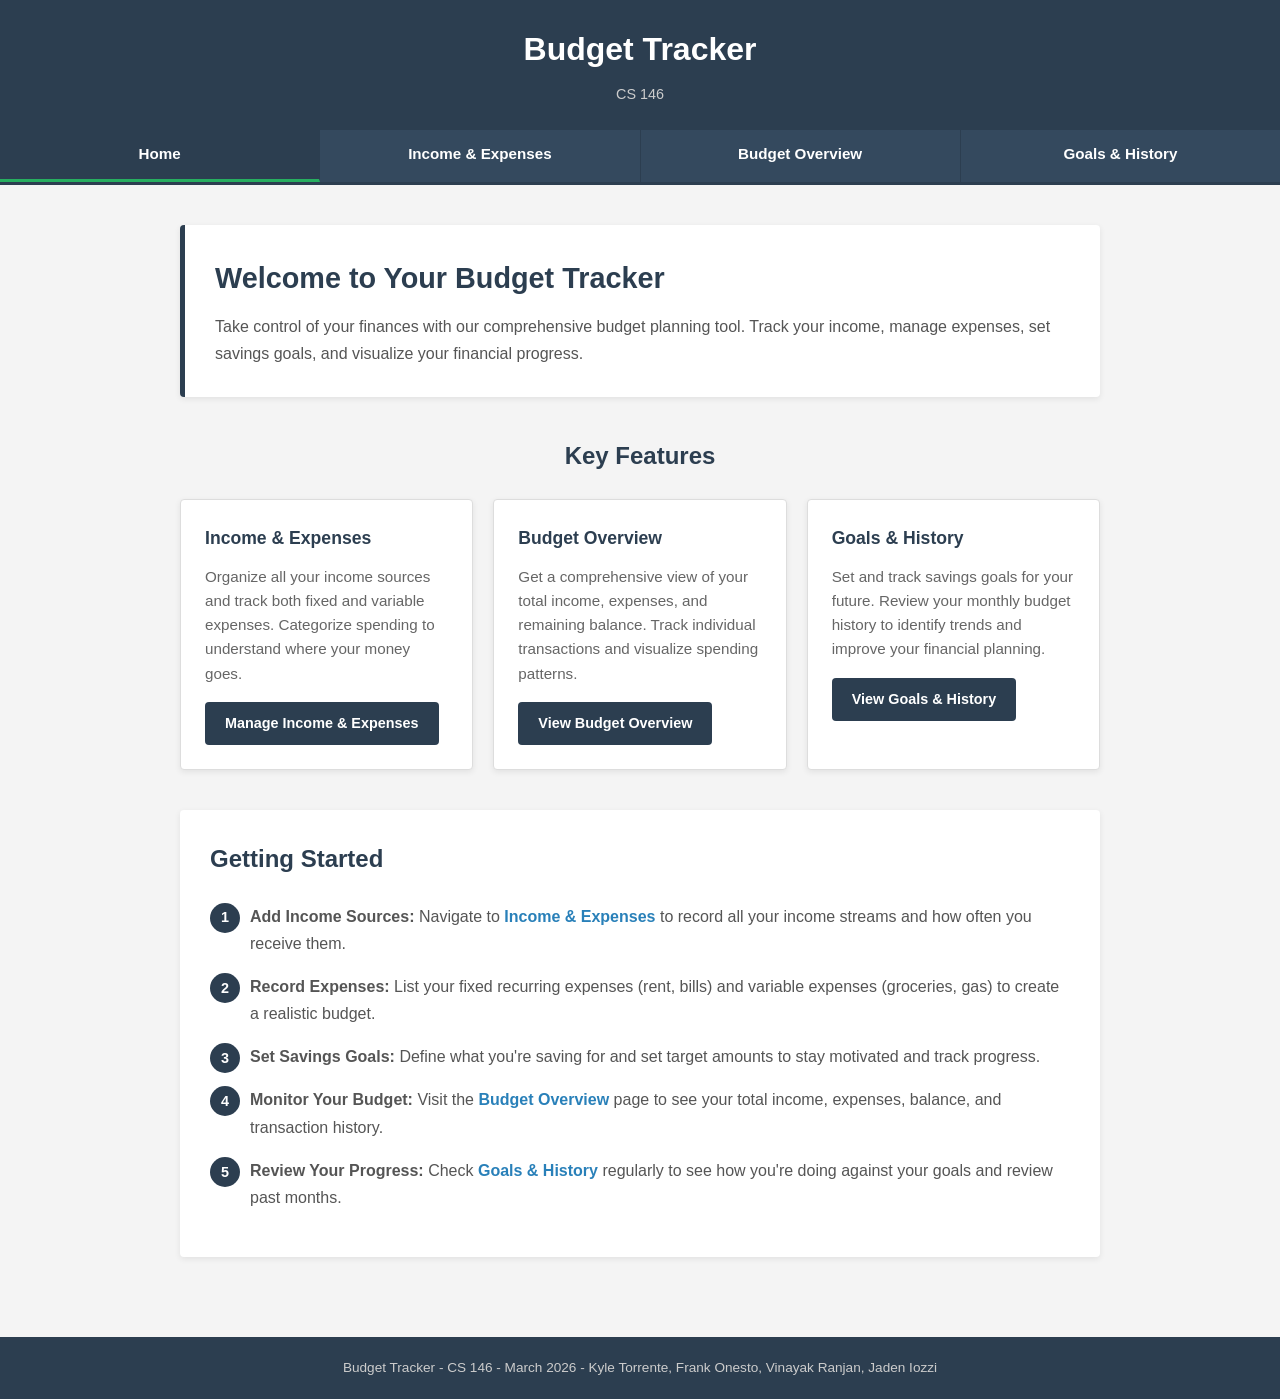
<file: index.html>
<!DOCTYPE html>
<html lang="en">
<head>
  <meta charset="UTF-8" />
  <meta name="viewport" content="width=device-width, initial-scale=1.0" />
  <title>Budget Tracker - Home</title>
  <link rel="stylesheet" href="index.css" />
</head>
<body>

  <header>
    <h1>Budget Tracker</h1>
    <p>CS 146</p>
  </header>

  <nav>
    <a href="index.html" class="active">Home</a>
    <a href="income-expenses.html">Income & Expenses</a>
    <a href="budget.html">Budget Overview</a>
    <a href="goals.html">Goals & History</a>
  </nav>

  <main class="container">

    <section class="hero">
      <h2>Welcome to Your Budget Tracker</h2>
      <p>Take control of your finances with our comprehensive budget planning tool. Track your income, manage expenses, set savings goals, and visualize your financial progress.</p>
    </section>

    <section class="features">
      <h2>Key Features</h2>
      <div class="features-grid">
        
        <div class="feature-card">
          <h3>Income & Expenses</h3>
          <p>Organize all your income sources and track both fixed and variable expenses. Categorize spending to understand where your money goes.</p>
          <a href="income-expenses.html" class="btn">Manage Income & Expenses</a>
        </div>

        <div class="feature-card">
          <h3>Budget Overview</h3>
          <p>Get a comprehensive view of your total income, expenses, and remaining balance. Track individual transactions and visualize spending patterns.</p>
          <a href="budget.html" class="btn">View Budget Overview</a>
        </div>

        <div class="feature-card">
          <h3>Goals & History</h3>
          <p>Set and track savings goals for your future. Review your monthly budget history to identify trends and improve your financial planning.</p>
          <a href="goals.html" class="btn">View Goals & History</a>
        </div>

      </div>
    </section>

    <section class="getting-started">
      <h2>Getting Started</h2>
      <ol class="steps">
        <li>
          <strong>Add Income Sources:</strong>
          Navigate to <a href="income-expenses.html">Income & Expenses</a> to record all your income streams and how often you receive them.
        </li>
        <li>
          <strong>Record Expenses:</strong>
          List your fixed recurring expenses (rent, bills) and variable expenses (groceries, gas) to create a realistic budget.
        </li>
        <li>
          <strong>Set Savings Goals:</strong>
          Define what you're saving for and set target amounts to stay motivated and track progress.
        </li>
        <li>
          <strong>Monitor Your Budget:</strong>
          Visit the <a href="budget.html">Budget Overview</a> page to see your total income, expenses, balance, and transaction history.
        </li>
        <li>
          <strong>Review Your Progress:</strong>
          Check <a href="goals.html">Goals & History</a> regularly to see how you're doing against your goals and review past months.
        </li>
      </ol>
    </section>

  </main>

  <footer>
    <p>Budget Tracker - CS 146 - March 2026 - Kyle Torrente, Frank Onesto, Vinayak Ranjan, Jaden Iozzi</p>
  </footer>

</body>
</html>
</file>
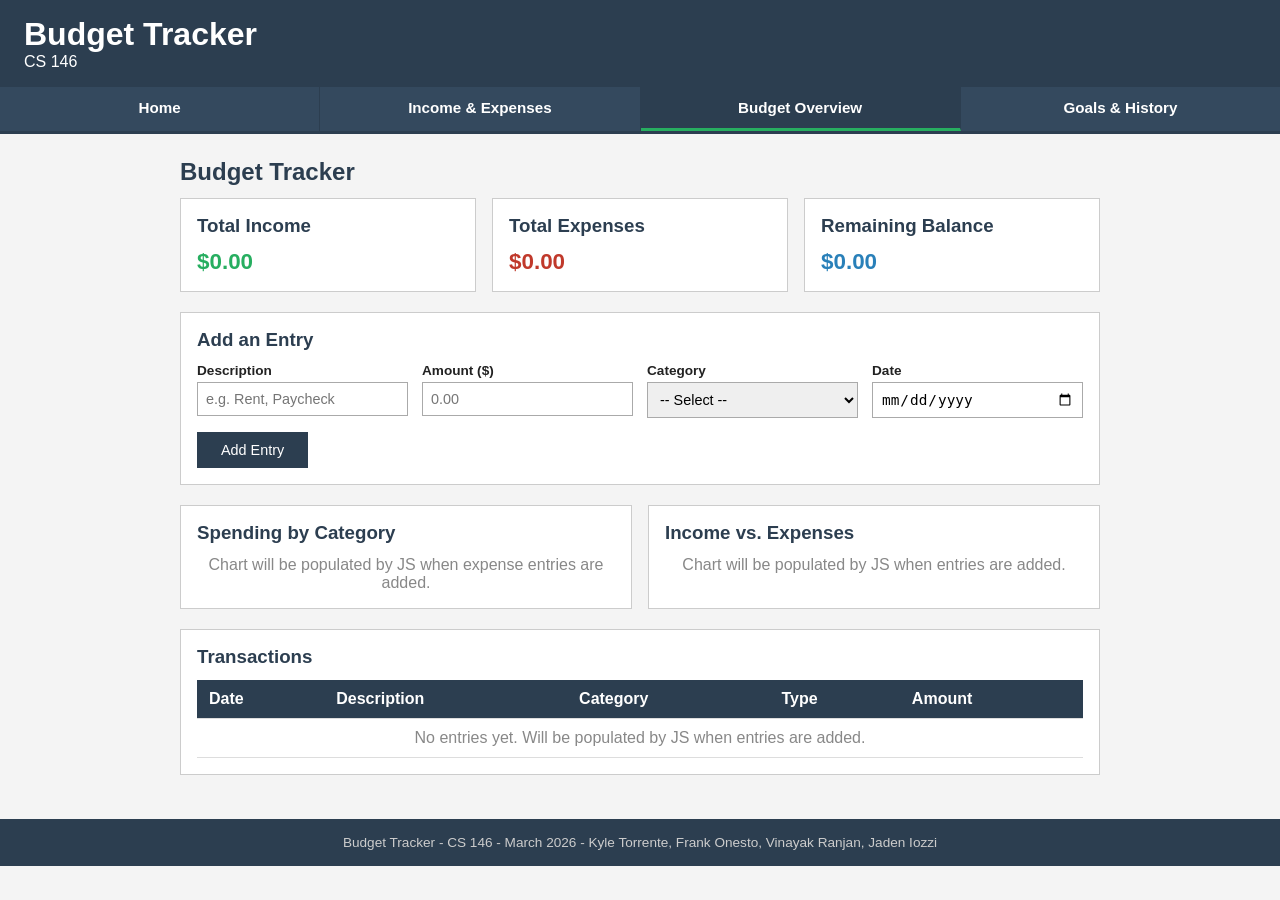
<file: budget.html>
<!DOCTYPE html>
<html lang="en">
<head>
  <meta charset="UTF-8" />
  <meta name="viewport" content="width=device-width, initial-scale=1.0" />
  <title>Budget Tracker</title>
  <link rel="stylesheet" href="budget.css" />
</head>
<body>

  <header>
    <h1>Budget Tracker</h1>
    <p>CS 146</p>
  </header>

  <nav>
    <a href="index.html">Home</a>
    <a href="income-expenses.html">Income & Expenses</a>
    <a href="budget.html" class="active">Budget Overview</a>
    <a href="goals.html">Goals & History</a>
  </nav>

  <main class="container">

    <h2>Budget Tracker</h2>

    <div class="row">
      <div class="box">
        <h3>Total Income</h3>
        <p class="amount income">$0.00</p>
      </div>
      <div class="box">
        <h3>Total Expenses</h3>
        <p class="amount expense">$0.00</p>
      </div>
      <div class="box">
        <h3>Remaining Balance</h3>
        <p class="amount balance">$0.00</p>
      </div>
    </div>

    <div class="box">
      <h3>Add an Entry</h3>
      <form id="entry-form">
        <div class="field-row">
          <div class="field">
            <label for="description">Description</label>
            <input type="text" id="description" placeholder="e.g. Rent, Paycheck" />
          </div>
          <div class="field">
            <label for="amount">Amount ($)</label>
            <input type="number" id="amount" placeholder="0.00" min="0" step="0.01" />
          </div>
          <div class="field">
            <label for="category">Category</label>
            <select id="category">
              <option value="">-- Select --</option>
              <optgroup label="Income">
                <option value="Salary">Salary</option>
                <option value="Freelance">Freelance</option>
                <option value="Other Income">Other Income</option>
              </optgroup>
              <optgroup label="Expenses">
                <option value="Housing">Housing</option>
                <option value="Food">Food</option>
                <option value="Transport">Transport</option>
                <option value="Entertainment">Entertainment</option>
                <option value="Health">Health</option>
                <option value="Education">Education</option>
                <option value="Other Expense">Other Expense</option>
              </optgroup>
            </select>
          </div>
          <div class="field">
            <label for="date">Date</label>
            <input type="date" id="date" />
          </div>
        </div>
        <button type="submit">Add Entry</button>
      </form>
    </div>

    <div class="row">
      <div class="box" id="category-chart-box">
        <h3>Spending by Category</h3>
        <p class="empty">Chart will be populated by JS when expense entries are added.</p>
      </div>
      <div class="box" id="income-expense-chart-box">
        <h3>Income vs. Expenses</h3>
        <p class="empty">Chart will be populated by JS when entries are added.</p>
      </div>
    </div>
    
    <div class="box">
      <h3>Transactions</h3>
      <table>
        <thead>
          <tr>
            <th>Date</th>
            <th>Description</th>
            <th>Category</th>
            <th>Type</th>
            <th>Amount</th>
          </tr>
        </thead>
        <tbody>
          <tr>
            <td colspan="5" class="empty">No entries yet. Will be populated by JS when entries are added.</td>
          </tr>
        </tbody>
      </table>
    </div>

  </main>

  <footer>
    <p>Budget Tracker - CS 146 - March 2026 - Kyle Torrente, Frank Onesto, Vinayak Ranjan, Jaden Iozzi</p>
  </footer>

  <script src="budget.js"></script>

</body>
</html>
</file>
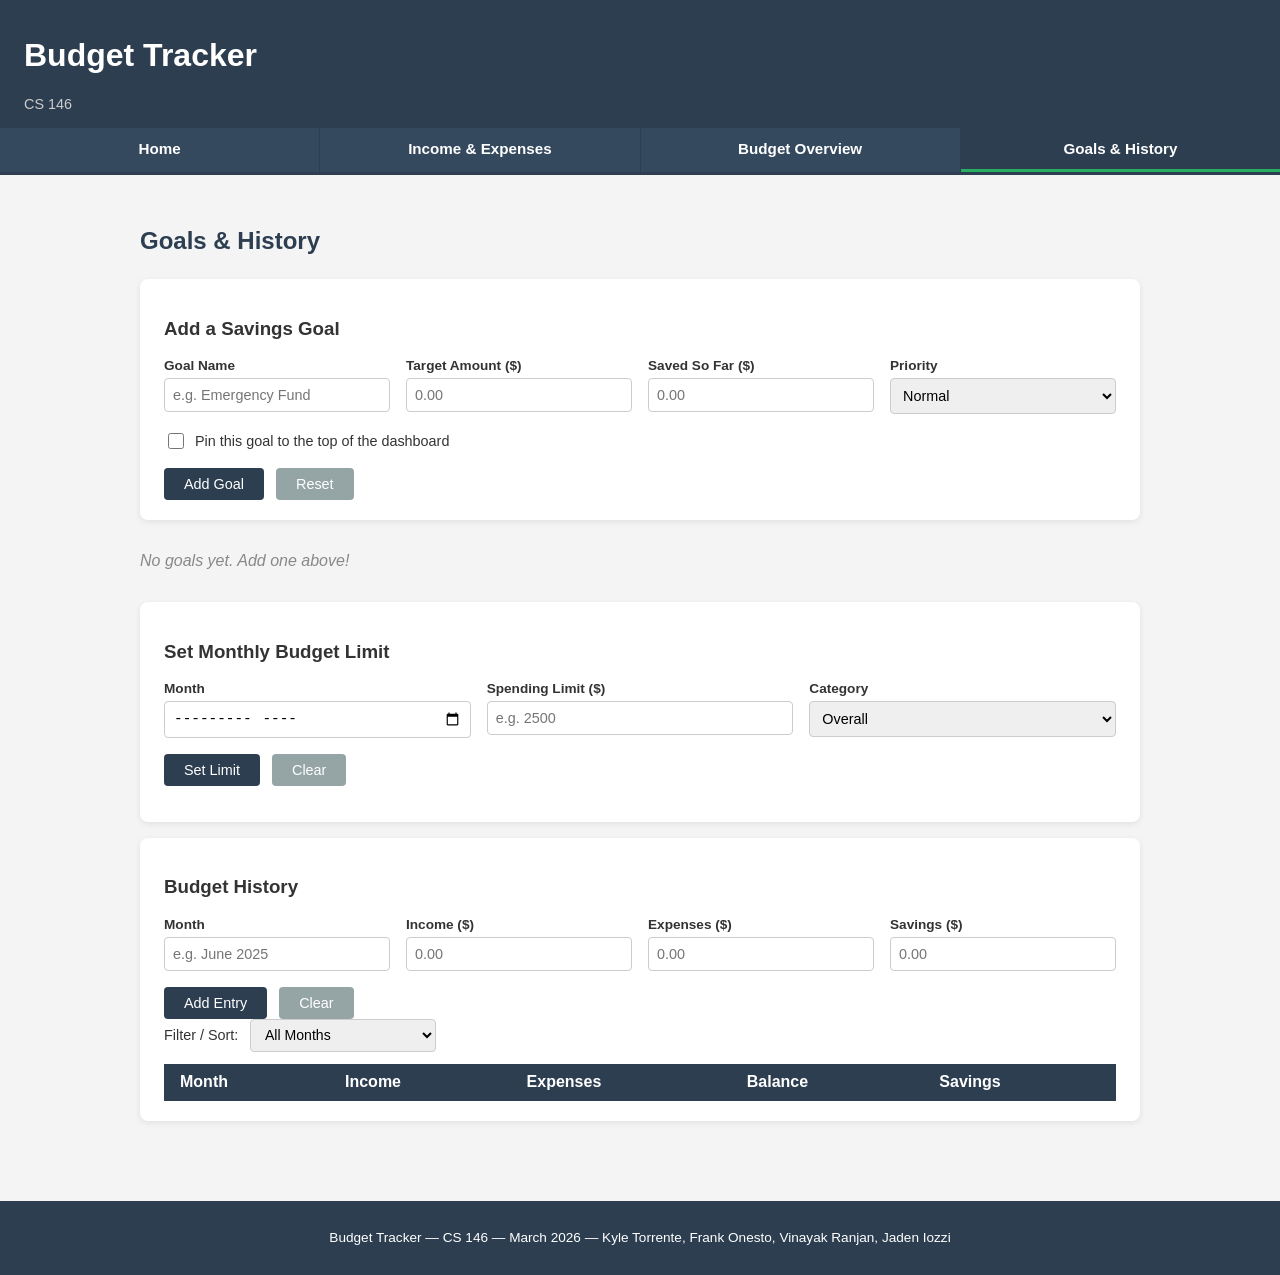
<file: goals.html>
<!DOCTYPE html>
<html lang="en">
<head>
  <meta charset="UTF-8">
  <meta name="viewport" content="width=device-width, initial-scale=1.0">
  <title>Goals & History</title>
  <link rel="stylesheet" href="goals.css">
</head>
<body>

  <header>
    <h1>Budget Tracker</h1>
    <p>CS 146</p>
  </header>

  <nav>
    <a href="index.html">Home</a>
    <a href="income-expenses.html">Income &amp; Expenses</a>
    <a href="budget.html">Budget Overview</a>
    <a href="goals.html" class="active">Goals &amp; History</a>
  </nav>

  <div id="toast" class="toast" role="alert" aria-live="polite"></div>

  <main class="container">

    <h2>Goals &amp; History</h2>

    <div class="box">
      <h3>Add a Savings Goal</h3>
      <form id="goal-form" novalidate>
        <div class="field-row">
          <div class="field">
            <label for="goal-name">Goal Name</label>
            <input type="text" id="goal-name" name="goal-name"
                   placeholder="e.g. Emergency Fund" maxlength="50">
          </div>
          <div class="field">
            <label for="target-amount">Target Amount ($)</label>
            <input type="number" id="target-amount" name="target-amount"
                   placeholder="0.00" min="0" step="0.01">
          </div>
          <div class="field">
            <label for="saved-so-far">Saved So Far ($)</label>
            <input type="number" id="saved-so-far" name="saved-so-far"
                   placeholder="0.00" min="0" step="0.01">
          </div>
          <div class="field">
            <label for="goal-priority">Priority</label>
            <select id="goal-priority" name="goal-priority">
              <option value="normal">Normal</option>
              <option value="high">High (add to top)</option>
            </select>
          </div>

        </div>
        <div class="checkbox-row">
          <input type="checkbox" id="pin-goal" name="pin-goal">
          <label for="pin-goal">Pin this goal to the top of the dashboard</label>
        </div>
        <div class="btn-row">
          <button type="submit">Add Goal</button>
          <button type="reset" id="form-reset">Reset</button>
        </div>
      </form>
    </div>
    <div class="row" id="goals-container">
    </div>
    <div class="box">
      <h3>Set Monthly Budget Limit</h3>
      <form id="budget-limit-form" novalidate>
        <div class="field-row">
          <div class="field">
            <label for="budget-month">Month</label>
            <input type="month" id="budget-month" name="budget-month">
          </div>
          <div class="field">
            <label for="monthly-limit">Spending Limit ($)</label>
            <input type="number" id="monthly-limit" name="monthly-limit"
                   placeholder="e.g. 2500" min="0" step="0.01">
          </div>
          <div class="field">
            <label for="limit-category">Category</label>
            <select id="limit-category" name="limit-category">
              <option value="Overall">Overall</option>
              <option value="Housing">Housing</option>
              <option value="Food">Food</option>
              <option value="Transport">Transport</option>
              <option value="Entertainment">Entertainment</option>
              <option value="Other">Other</option>
            </select>
          </div>

        </div>
        <div class="btn-row">
          <button type="submit">Set Limit</button>
          <button type="reset">Clear</button>
        </div>
      </form>
      <div id="budget-limit-display" class="limit-display"></div>
    </div>
    <div class="box">
      <h3>Budget History</h3>
      <form id="history-form" novalidate>
        <div class="field-row">
          <div class="field">
            <label for="history-month">Month</label>
            <input type="text" id="history-month" name="history-month" placeholder="e.g. June 2025" maxlength="30">
          </div>
          <div class="field">
            <label for="history-income">Income ($)</label>
            <input type="number" id="history-income" name="history-income" placeholder="0.00" min="0" step="0.01">
          </div>
          <div class="field">
            <label for="history-expenses">Expenses ($)</label>
            <input type="number" id="history-expenses" name="history-expenses" placeholder="0.00" min="0" step="0.01">
          </div>
          <div class="field">
            <label for="history-savings">Savings ($)</label>
            <input type="number" id="history-savings" name="history-savings" placeholder="0.00" min="0" step="0.01">
          </div>
        </div>
        <div class="btn-row">
          <button type="submit">Add Entry</button>
          <button type="reset">Clear</button>
        </div>
      </form>
      <div class="filter-row">
        <label for="history-filter">Filter / Sort:</label>
        <select id="history-filter">
          <option value="all">All Months</option>
          <option value="positive">Positive Balance Only</option>
          <option value="negative">Negative Balance Only</option>
          <option value="savings">Highest Savings First</option>
        </select>
      </div>

      <table>
        <thead>
          <tr>
            <th>Month</th>
            <th>Income</th>
            <th>Expenses</th>
            <th>Balance</th>
            <th>Savings</th>
          </tr>
        </thead>
        <tbody id="history-tbody">
        </tbody>
      </table>
    </div>
  </main>
  <footer>
    <p>Budget Tracker &mdash; CS 146 &mdash; March 2026 &mdash; Kyle Torrente, Frank Onesto, Vinayak Ranjan, Jaden Iozzi</p>
  </footer>
  <script src="goals.js"></script>
</body>
</html>
</file>
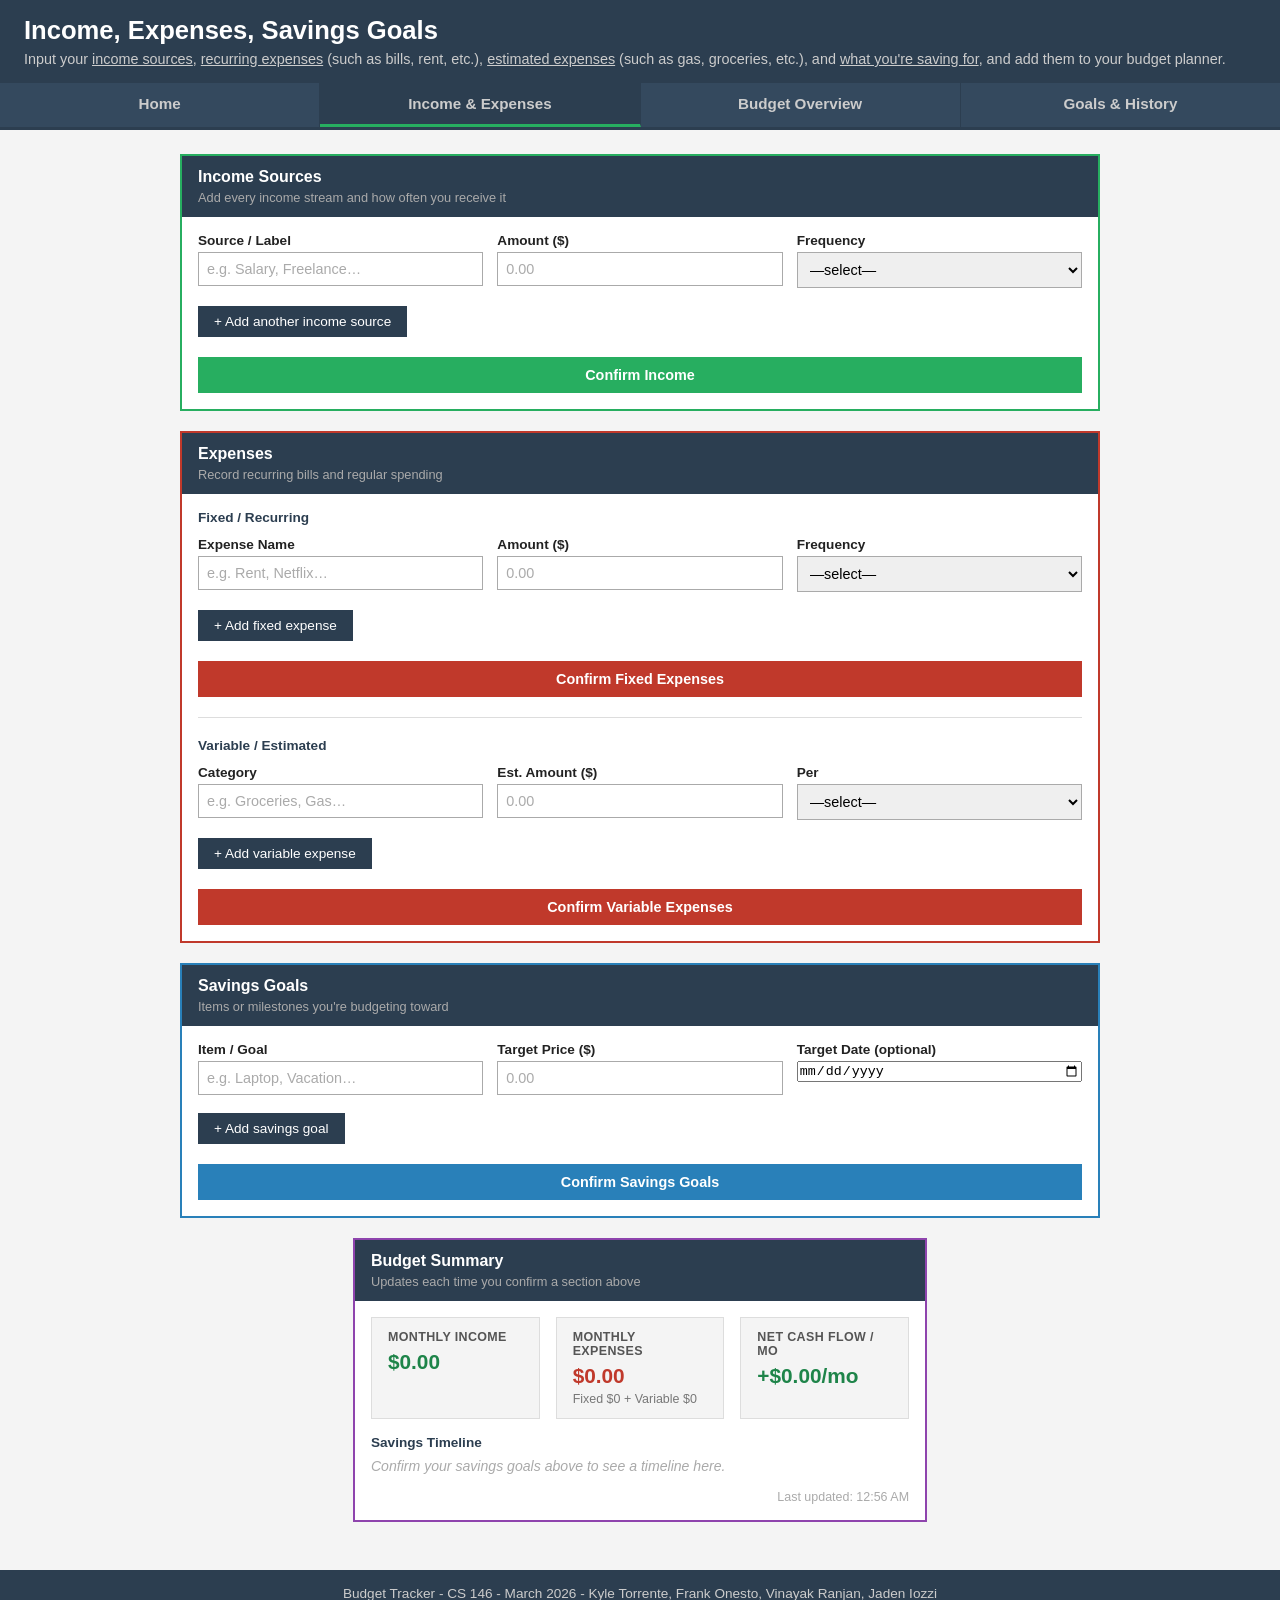
<file: income-expenses.html>
<!-- Prototype base html file for income/expenses input, generated by Claude AI, then edited by Kyle T. -->

<!DOCTYPE html>
<html lang="en">
<head>
  <meta charset="UTF-8" />
  <meta name="viewport" content="width=device-width, initial-scale=1.0" />
  <title>Income & Expenses</title>
  <link rel="stylesheet" href="income-expenses.css" /><!-- css file to be referenced later -->
  <script src="income-expenses.js"></script>
</head>
<body>

  <header>
    <h1>Income, Expenses, Savings Goals</h1>
    <p>Input your <a href="#income-entries">income sources</a>, <a href="#expense-fixed-entries">recurring expenses</a> (such as bills, rent, etc.), 
      <a href="#expense-variable-entries">estimated expenses</a> (such as gas, groceries, etc.), and <a href="#savings-entries">what you're saving for</a>, and 
    add them to your budget planner.</p>
  </header>

  <nav>
    <a href="index.html">Home</a>
    <a href="income-expenses.html" class="active">Income & Expenses</a>
    <a href="budget.html">Budget Overview</a>
    <a href="goals.html">Goals & History</a>
  </nav>

  <main class="planner">

    <!-- ═══════════════════════════════════════════
         SECTION 1 — INCOME
    ════════════════════════════════════════════ -->
    <section class="section income-section">
      <div class="section-header">
        <h2 class="section-title">Income Sources</h2>
        <p class="section-subtitle">Add every income stream and how often you receive it</p>
      </div>

      <div class="section-body">
        <div class="entries" id="income-entries">

          <div class="entry-row">
            <div class="field">
              <label for="income-name-1">Source / Label</label>
              <input type="text" id="income-name-1" placeholder="e.g. Salary, Freelance…" />
            </div>
            <div class="field">
              <label for="income-amount-1">Amount ($)</label>
              <input type="number" id="income-amount-1" placeholder="0.00" min="0" step="0.01" />
            </div>
            <div class="field">
              <label for="income-freq-1">Frequency</label>
              <select id="income-freq-1">
                <option value="">—select—</option>
                <option value="daily">Daily</option>
                <option value="weekly">Weekly</option>
                <option value="biweekly">Every 2 weeks</option>
                <option value="semimonthly">Twice a month</option>
                <option value="monthly">Monthly</option>
                <option value="quarterly">Quarterly</option>
                <option value="annually">Annually</option>
                <option value="custom">Custom…</option>
              </select>
            </div>
          </div>

        </div>

        <button class="btn-add-row" type="button">+ Add another income source</button>
      </div>
    </section>


    <!-- ═══════════════════════════════════════════
         SECTION 2 — EXPENSES
    ════════════════════════════════════════════ -->
    <section class="section expense-section">
      <div class="section-header">
        <h2 class="section-title">Expenses</h2>
        <p class="section-subtitle">Record recurring bills and regular spending</p>
      </div>

      <div class="section-body">

        <!-- Sub-group: Fixed expenses -->
        <h3 class="subgroup-title">Fixed / Recurring</h3>
        <div class="entries" id="expense-fixed-entries">

          <div class="entry-row">
            <div class="field">
              <label for="exp-fixed-name-1">Expense Name</label>
              <input type="text" id="exp-fixed-name-1" placeholder="e.g. Rent, Netflix…" />
            </div>
            <div class="field">
              <label for="exp-fixed-amount-1">Amount ($)</label>
              <input type="number" id="exp-fixed-amount-1" placeholder="0.00" min="0" step="0.01" />
            </div>
            <div class="field">
              <label for="exp-fixed-freq-1">Frequency</label>
              <select>
                <option value="">—select—</option>
                <option value="daily">Daily</option>
                <option value="weekly">Weekly</option>
                <option value="biweekly">Every 2 weeks</option>
                <option value="monthly">Monthly</option>
                <option value="quarterly">Quarterly</option>
                <option value="annually">Annually</option>
              </select>
            </div>
          </div>

        </div>
        <button class="btn-add-row" type="button">+ Add fixed expense</button>

        <hr class="divider" />

        <!-- Sub-group: Variable expenses -->
        <h3 class="subgroup-title">Variable / Estimated</h3>
        <div class="entries" id="expense-variable-entries">

          <div class="entry-row">
            <div class="field">
              <label for="exp-var-name-1">Category</label>
              <input type="text" id="exp-var-name-1" placeholder="e.g. Groceries, Gas…" />
            </div>
            <div class="field">
              <label for="exp-var-amount-1">Est. Amount ($)</label>
              <input type="number" id="exp-var-amount-1" placeholder="0.00" min="0" step="0.01" />
            </div>
            <div class="field">
              <label for="exp-var-freq-1">Per</label>
              <select id="exp-var-freq-1">
                <option value="">—select—</option>
                <option value="daily">Day</option>
                <option value="weekly">Week</option>
                <option value="monthly">Month</option>
              </select>
            </div>
          </div>

        </div>
        <button class="btn-add-row" type="button">+ Add variable expense</button>

      </div>
    </section>


    <!-- ═══════════════════════════════════════════
         SECTION 3 — SAVINGS GOALS
    ════════════════════════════════════════════ -->
    <section class="section savings-section">
      <div class="section-header">
        <h2 class="section-title">Savings Goals</h2>
        <p class="section-subtitle">Items or milestones you're budgeting toward</p>
      </div>

      <div class="section-body">
        <div class="entries" id="savings-entries">

          <div class="entry-row">
            <div class="field">
              <label for="goal-name-1">Item / Goal</label>
              <input type="text" id="goal-name-1" placeholder="e.g. Laptop, Vacation…" />
            </div>
            <div class="field">
              <label for="goal-price-1">Target Price ($)</label>
              <input type="number" id="goal-price-1" placeholder="0.00" min="0" step="0.01" />
            </div>
            <div class="field">
              <label for="goal-deadline-1">Target Date (optional)</label>
              <input type="date" id="date" />
            </div>
          </div>

        </div>

        <button class="btn-add-row" type="button">+ Add savings goal</button>
      </div>
    </section>

    <div id="budget-summary-banner">
  <section class="section summary-section">
 
    <div class="section-header">
      <h2 class="section-title">Budget Summary</h2>
      <p class="section-subtitle">Updates each time you confirm a section above</p>
    </div>
 
    <div class="summary-body">
 
      <!-- ── Totals grid ── -->
      <div class="summary-grid">
 
        <div class="summary-card card-income">
          <div class="card-label">Monthly Income</div>
          <div class="card-value" id="sum-income">$0</div>
        </div>
 
        <div class="summary-card card-expense">
          <div class="card-label">Monthly Expenses</div>
          <div class="card-value" id="sum-expense">$0</div>
          <div class="card-sub"  id="sum-expense-sub">Fixed $0 + Variable $0</div>
        </div>
 
        <div class="summary-card card-net">
          <div class="card-label">Net Cash Flow / mo</div>
          <div class="card-value" id="sum-net">$0/mo</div>
        </div>
 
      </div>
 
      <!-- ── Savings timeline ── -->
      <div id="summary-savings-section">
        <p class="summary-savings-title">Savings Timeline</p>
        <p class="summary-empty" id="summary-savings-empty">
          Confirm your savings goals above to see a timeline here.
        </p>
        <ul class="summary-savings-list" id="summary-savings-list"></ul>
      </div>
 
      <p class="summary-updated" id="sum-updated"></p>
 
    </div><!-- /.summary-body -->
  </section>
</div><!-- /#budget-summary-banner -->

  </main>

 <footer>
    <p>Budget Tracker - CS 146 - March 2026 - Kyle Torrente, Frank Onesto, Vinayak Ranjan, Jaden Iozzi</p>
  </footer>
</body>
</html>
</file>
<file: index.css>
/* ================================================
   index.css
   ================================================
   Home page styles with responsive design for
   desktop, tablet, and phone configurations
   */

/* ── Global / Reset ── */

* {
  box-sizing: border-box;
  margin: 0;
  padding: 0;
}

body {
  font-family: Arial, sans-serif;
  background: #f4f4f4;
  color: #222;
  line-height: 1.6;
}

/* ── Header ── */

header {
  background: #2c3e50;
  color: #fff;
  padding: 24px 20px;
  text-align: center;
  box-shadow: 0 2px 4px rgba(0, 0, 0, 0.1);
}

header h1 {
  font-size: 2rem;
  margin-bottom: 8px;
}

header p {
  font-size: 0.9rem;
  color: #ccc;
}

/* ── Navigation ── */

nav {
  background: #34495e;
  padding: 0;
  display: flex;
  flex-wrap: wrap;
  gap: 0;
  border-bottom: 3px solid #2c3e50;
}

nav a {
  flex: 1;
  padding: 12px 16px;
  color: #fff;
  text-decoration: none;
  text-align: center;
  font-weight: bold;
  font-size: 0.95rem;
  border-right: 1px solid #2c3e50;
  transition: background-color 0.3s ease;
}

nav a:last-child {
  border-right: none;
}

nav a:hover {
  background: #2c3e50;
}

nav a.active {
  background: #2c3e50;
  border-bottom: 3px solid #27ae60;
}

/* ── Container ── */

.container {
  max-width: 960px;
  margin: 0 auto;
  padding: 40px 20px;
}

/* ── Hero Section ── */

.hero {
  background: #fff;
  border-left: 5px solid #2c3e50;
  padding: 30px;
  margin-bottom: 40px;
  border-radius: 4px;
  box-shadow: 0 2px 6px rgba(0, 0, 0, 0.08);
}

.hero h2 {
  color: #2c3e50;
  font-size: 1.8rem;
  margin-bottom: 12px;
}

.hero p {
  color: #555;
  font-size: 1rem;
  line-height: 1.7;
}

/* ── Features Section ── */

.features {
  margin-bottom: 40px;
}

.features h2 {
  color: #2c3e50;
  font-size: 1.5rem;
  margin-bottom: 24px;
  text-align: center;
}

.features-grid {
  display: grid;
  grid-template-columns: repeat(3, 1fr);
  gap: 20px;
}

.feature-card {
  background: #fff;
  border: 1px solid #ddd;
  border-radius: 4px;
  padding: 24px;
  box-shadow: 0 2px 6px rgba(0, 0, 0, 0.08);
  transition: transform 0.3s ease, box-shadow 0.3s ease;
}

.feature-card:hover {
  transform: translateY(-4px);
  box-shadow: 0 4px 12px rgba(0, 0, 0, 0.15);
}

.feature-card h3 {
  color: #2c3e50;
  font-size: 1.1rem;
  margin-bottom: 12px;
}

.feature-card p {
  color: #666;
  font-size: 0.95rem;
  margin-bottom: 16px;
  line-height: 1.6;
}

.btn {
  display: inline-block;
  padding: 10px 20px;
  background: #2c3e50;
  color: #fff;
  text-decoration: none;
  border-radius: 4px;
  font-size: 0.9rem;
  font-weight: bold;
  transition: background-color 0.3s ease;
}

.btn:hover {
  background: #1a252f;
}

/* ── Getting Started Section ── */

.getting-started {
  background: #fff;
  padding: 30px;
  border-radius: 4px;
  box-shadow: 0 2px 6px rgba(0, 0, 0, 0.08);
}

.getting-started h2 {
  color: #2c3e50;
  font-size: 1.5rem;
  margin-bottom: 24px;
}

.steps {
  list-style: none;
  counter-reset: step-counter;
  padding: 0;
}

.steps li {
  counter-increment: step-counter;
  margin-bottom: 16px;
  padding-left: 40px;
  position: relative;
  color: #555;
  line-height: 1.7;
}

.steps li::before {
  content: counter(step-counter);
  position: absolute;
  left: 0;
  top: 0;
  background: #2c3e50;
  color: #fff;
  width: 30px;
  height: 30px;
  border-radius: 50%;
  display: flex;
  align-items: center;
  justify-content: center;
  font-weight: bold;
  font-size: 0.9rem;
}

.steps li a {
  color: #2980b9;
  text-decoration: none;
  font-weight: bold;
}

.steps li a:hover {
  text-decoration: underline;
}

/* ── Footer ── */

footer {
  background: #2c3e50;
  color: #fff;
  text-align: center;
  padding: 20px;
  font-size: 0.85rem;
  color: #ccc;
  margin-top: 40px;
}

/* ═══════════════════════════════════════════════
   TABLET LAYOUT (768px and below)
   ═════════════════════════════════════════════ */

@media (max-width: 768px) {
  
  header h1 {
    font-size: 1.5rem;
  }

  nav {
    flex-direction: column;
    gap: 0;
  }

  nav a {
    border-right: none;
    border-bottom: 1px solid #2c3e50;
    padding: 10px 12px;
    font-size: 0.9rem;
  }

  nav a:last-child {
    border-bottom: none;
  }

  .container {
    padding: 24px 16px;
  }

  .hero {
    padding: 20px;
    margin-bottom: 30px;
  }

  .hero h2 {
    font-size: 1.3rem;
  }

  .features h2 {
    font-size: 1.2rem;
    margin-bottom: 16px;
  }

  .features-grid {
    grid-template-columns: 1fr;
    gap: 16px;
  }

  .feature-card {
    padding: 16px;
  }

  .getting-started {
    padding: 20px;
  }

  .getting-started h2 {
    font-size: 1.2rem;
  }

}

/* ═══════════════════════════════════════════════
   PHONE LAYOUT (480px and below)
   ═════════════════════════════════════════════ */

@media (max-width: 480px) {
  
  header {
    padding: 16px 12px;
  }

  header h1 {
    font-size: 1.2rem;
    margin-bottom: 4px;
  }

  header p {
    font-size: 0.8rem;
  }

  nav a {
    padding: 8px 10px;
    font-size: 0.8rem;
  }

  .container {
    padding: 16px 12px;
  }

  .hero {
    padding: 16px;
    margin-bottom: 24px;
    border-left: 3px solid #2c3e50;
  }

  .hero h2 {
    font-size: 1.2rem;
    margin-bottom: 10px;
  }

  .hero p {
    font-size: 0.9rem;
  }

  .features {
    margin-bottom: 24px;
  }

  .features h2 {
    font-size: 1.1rem;
    margin-bottom: 12px;
  }

  .feature-card {
    padding: 12px;
  }

  .feature-card h3 {
    font-size: 1rem;
  }

  .feature-card p {
    font-size: 0.9rem;
    margin-bottom: 12px;
  }

  .btn {
    padding: 8px 16px;
    font-size: 0.85rem;
  }

  .getting-started {
    padding: 16px;
  }

  .getting-started h2 {
    font-size: 1.1rem;
    margin-bottom: 16px;
  }

  .steps li {
    padding-left: 36px;
    margin-bottom: 12px;
    font-size: 0.9rem;
  }

  .steps li::before {
    width: 26px;
    height: 26px;
    font-size: 0.8rem;
  }

  footer {
    font-size: 0.8rem;
    padding: 16px 12px;
    margin-top: 24px;
  }

}
</file>
<file: budget.css>
* { box-sizing: border-box; margin: 0; padding: 0; }

body { font-family: Arial, sans-serif; background: #f4f4f4; color: #222; }

header, footer {
  background: #2c3e50;
  color: #fff;
  padding: 16px 24px;
}

footer { text-align: center; font-size: 0.85rem; color: #ccc; }

nav {
  background: #34495e;
  padding: 0;
  display: flex;
  flex-wrap: wrap;
  gap: 0;
  border-bottom: 3px solid #2c3e50;
}

nav a {
  flex: 1;
  padding: 12px 16px;
  color: #fff;
  text-decoration: none;
  text-align: center;
  font-weight: bold;
  font-size: 0.95rem;
  border-right: 1px solid #2c3e50;
  transition: background-color 0.3s ease;
}

nav a:last-child { border-right: none; }
nav a:hover { background: #2c3e50; }

nav a.active {
  background: #2c3e50;
  border-bottom: 3px solid #27ae60;
}

.container { max-width: 960px; margin: 0 auto; padding: 24px 20px; }

h2, h3 { color: #2c3e50; margin-bottom: 12px; }

.box { background: #fff; border: 1px solid #ccc; padding: 16px; margin-bottom: 20px; }

.row { display: flex; gap: 16px; margin-bottom: 20px; }
.row .box { flex: 1; margin-bottom: 0; }

.amount { font-size: 1.4rem; font-weight: bold; }
.income  { color: #27ae60; }
.expense { color: #c0392b; }
.balance { color: #2980b9; }

.field-row { display: flex; gap: 14px; margin-bottom: 14px; }
.field { display: flex; flex-direction: column; gap: 4px; flex: 1; }

label { font-size: 0.85rem; font-weight: bold; }
input, select { padding: 8px; border: 1px solid #aaa; font-size: 0.9rem; width: 100%; }

button { padding: 10px 24px; background: #2c3e50; color: #fff; border: none; font-size: 0.9rem; cursor: pointer; }
button:hover { background: #1a252f; }

table { width: 100%; border-collapse: collapse; }
th, td { padding: 10px 12px; text-align: left; border-bottom: 1px solid #ddd; }
thead { background: #2c3e50; color: #fff; }
.empty { text-align: center; color: #888; }

.delete-btn {
  padding: 4px 10px;
  background: #c0392b;
  color: #fff;
  border: none;
  font-size: 0.8rem;
  cursor: pointer;
}
.delete-btn:hover { background: #96281b; }

/* Pie chart layout */
canvas {
  display: block;
  margin: 8px auto;
}

.pie-legend {
  margin-top: 10px;
}

.legend-row {
  display: flex;
  align-items: center;
  gap: 8px;
  margin-bottom: 6px;
  font-size: 0.85rem;
}

.legend-swatch {
  display: inline-block;
  width: 14px;
  height: 14px;
  border-radius: 2px;
  flex-shrink: 0;
}

.legend-label {
  flex: 1;
  color: #2c3e50;
  font-weight: bold;
}

.legend-value {
  color: #555;
}
</file>
<file: goals.css>
/* goals.css */

body {
  font-family: Arial, sans-serif;
  background-color: #f4f4f4;
  color: #333;
  margin: 0;
}

header {
  background-color: #2c3e50;
  color: white;
  padding: 16px 24px;
}

header p { margin: 0; font-size: 0.9rem; color: #ccc; margin-top: 6px; }

nav {
  background-color: #34495e;
  padding: 0;
  display: flex;
  flex-wrap: wrap;
  gap: 0;
  border-bottom: 3px solid #2c3e50;
}

nav a {
  flex: 1;
  padding: 12px 16px;
  color: white;
  text-decoration: none;
  text-align: center;
  font-weight: bold;
  font-size: 0.95rem;
  border-right: 1px solid #2c3e50;
  transition: background-color 0.3s ease;
}

nav a:last-child { border-right: none; }

nav a:hover { background: #2c3e50; }

nav a.active {
  background: #2c3e50;
  border-bottom: 3px solid #27ae60;
}

.container {
  max-width: 1000px;
  margin: 0 auto;
  padding: 2rem 1.5rem;
}

.container h2 {
  margin-bottom: 1.5rem;
  color: #2c3e50;
}

.box {
  background: white;
  border-radius: 8px;
  padding: 1.25rem 1.5rem;
  box-shadow: 0 2px 6px rgba(0,0,0,0.08);
  margin-bottom: 1rem;
}

.field-row {
  display: flex;
  flex-wrap: wrap;
  gap: 1rem;
  margin-bottom: 1rem;
}

.field {
  display: flex;
  flex-direction: column;
  gap: 0.3rem;
  flex: 1;
  min-width: 150px;
}

.field label {
  font-size: 0.85rem;
  font-weight: bold;
}

.field input,
.field select {
  padding: 0.5rem;
  border: 1px solid #ccc;
  border-radius: 4px;
  font-size: 0.9rem;
}

.checkbox-row {
  display: flex;
  align-items: center;
  gap: 0.5rem;
  margin-bottom: 1rem;
  font-size: 0.9rem;
}

.checkbox-row input[type="checkbox"] {
  width: 1rem;
  height: 1rem;
  cursor: pointer;
}

.btn-row {
  display: flex;
  gap: 0.75rem;
  flex-wrap: wrap;
}

button[type="submit"] {
  background-color: #2c3e50;
  color: white;
  border: none;
  padding: 0.5rem 1.25rem;
  border-radius: 4px;
  cursor: pointer;
  font-size: 0.9rem;
}

button[type="submit"]:hover { background-color: #34495e; }

button[type="reset"] {
  background-color: #95a5a6;
  color: white;
  border: none;
  padding: 0.5rem 1.25rem;
  border-radius: 4px;
  cursor: pointer;
  font-size: 0.9rem;
}

button[type="reset"]:hover { background-color: #7f8c8d; }

.input-error {
  border-color: #e74c3c !important;
  background-color: #fdf0ef;
}

.error-msg {
  color: #e74c3c;
  font-size: 0.78rem;
  margin-top: 0.15rem;
}

.row {
  display: flex;
  flex-wrap: wrap;
  gap: 1rem;
  margin-bottom: 1rem;
}

.goal-card {
  flex: 1;
  min-width: 200px;
}

.goal-card-header {
  display: flex;
  justify-content: space-between;
  align-items: flex-start;
  margin-bottom: 0.25rem;
}

.goal-card h4 { margin: 0; }

.delete-btn {
  background: none;
  border: none;
  color: #e74c3c;
  font-size: 0.85rem;
  cursor: pointer;
  padding: 0;
  line-height: 1;
}

.delete-btn:hover { color: #c0392b; }

.progress-track {
  width: 100%;
  height: 12px;
  background-color: #e0e0e0;
  border-radius: 6px;
  overflow: hidden;
  margin: 0.4rem 0;
}

.progress-fill {
  height: 100%;
  background-color: #27ae60;
  border-radius: 6px;
  transition: width 0.4s ease;
}

.update-row {
  display: flex;
  gap: 0.5rem;
  margin-top: 0.75rem;
}

.add-input {
  flex: 1;
  padding: 0.35rem 0.5rem;
  border: 1px solid #ccc;
  border-radius: 4px;
  font-size: 0.85rem;
  min-width: 0;
}

.add-btn {
  background-color: #27ae60;
  color: white;
  border: none;
  padding: 0.35rem 0.75rem;
  border-radius: 4px;
  cursor: pointer;
  font-size: 0.85rem;
  white-space: nowrap;
}

.add-btn:hover { background-color: #219150; }

.no-goals {
  color: #888;
  font-style: italic;
}

.sr-only {
  position: absolute;
  width: 1px; height: 1px;
  padding: 0; margin: -1px;
  overflow: hidden;
  clip: rect(0,0,0,0);
  white-space: nowrap;
  border: 0;
}

.limit-display {
  display: flex;
  flex-wrap: wrap;
  gap: 0.6rem;
  margin-top: 1rem;
}

.limit-card {
  background: #eaf4fb;
  border: 1px solid #aed6f1;
  border-radius: 6px;
  padding: 0.5rem 0.75rem;
  font-size: 0.88rem;
  display: flex;
  align-items: center;
  gap: 0.5rem;
}

.limit-badge {
  background: #2980b9;
  color: white;
  border-radius: 4px;
  padding: 0.15rem 0.45rem;
  font-size: 0.75rem;
  font-weight: bold;
}

.delete-limit-btn {
  background: none;
  border: none;
  color: #e74c3c;
  cursor: pointer;
  font-size: 0.8rem;
  padding: 0;
  margin-left: 0.25rem;
}

.delete-limit-btn:hover { color: #c0392b; }

.filter-row {
  display: flex;
  align-items: center;
  gap: 0.75rem;
  margin-bottom: 0.75rem;
  font-size: 0.9rem;
}

.filter-row select {
  padding: 0.4rem 0.6rem;
  border: 1px solid #ccc;
  border-radius: 4px;
  font-size: 0.88rem;
}

table {
  width: 100%;
  border-collapse: collapse;
  margin-top: 0.75rem;
}

th {
  background-color: #2c3e50;
  color: white;
  padding: 0.6rem 1rem;
  text-align: left;
}

td {
  padding: 0.6rem 1rem;
  border-bottom: 1px solid #eee;
}

tbody tr:hover { background-color: #f9f9f9; }

.income  { color: #27ae60; font-weight: bold; }
.expense { color: #e74c3c; font-weight: bold; }

.toast {
  position: fixed;
  bottom: 1.5rem;
  left: 50%;
  transform: translateX(-50%) translateY(80px);
  background: #2c3e50;
  color: white;
  padding: 0.7rem 1.4rem;
  border-radius: 6px;
  font-size: 0.9rem;
  opacity: 0;
  transition: opacity 0.3s ease, transform 0.3s ease;
  z-index: 1000;
  pointer-events: none;
  white-space: nowrap;
}

.toast.show {
  opacity: 1;
  transform: translateX(-50%) translateY(0);
}

.toast.toast-error { background: #c0392b; }

footer {
  background-color: #2c3e50;
  color: white;
  text-align: center;
  padding: 1rem;
  font-size: 0.85rem;
  margin-top: 2rem;
}

@media (max-width: 768px) {
  .field-row { flex-direction: column; }
  .row       { flex-direction: column; }
}

@media (max-width: 480px) {
  nav { flex-direction: column; gap: 0.5rem; }
  .container { padding: 1rem; }
  table { font-size: 0.8rem; }
  th, td { padding: 0.4rem 0.5rem; }
  .toast { font-size: 0.8rem; white-space: normal; max-width: 90vw; text-align: center; }
}
</file>
<file: income-expenses.css>
/* ================================================
   income-expenses.css
   ================================================ 
   income-expenses.css generated by Claude AI, edited by Kyle T.
   Followed the general styling used in budget.css, since that was
   completed first.
   */


/* ── Global / Reset ── */

* {box-sizing: border-box; margin: 0; padding: 0;}

body {font-family: Arial, sans-serif; background: #f4f4f4; color: #222;}

header, footer {
    background: #2c3e50;
    color: #fff;
    padding: 16px 24px;
}

footer { text-align: center; font-size: 0.85rem; color: #ccc; }

main { max-width: 960px; margin: 0 auto; padding: 24px 20px; }


/* ── Header ── */

h1 { font-size: 1.6rem; font-weight: bold;}

header p { font-size: 0.9rem; color: #ccc; margin-top: 6px;}

/* ── Nav ── */

nav { 
  background: #34495e;
  padding: 0;
  display: flex;
  flex-wrap: wrap;
  gap: 0;
  border-bottom: 3px solid #2c3e50;
}

nav a { 
  flex: 1;
  padding: 12px 16px;
  color: #fff;
  text-decoration: none;
  text-align: center;
  font-weight: bold;
  font-size: 0.95rem;
  border-right: 1px solid #2c3e50;
  transition: background-color 0.3s ease;
}

nav a:last-child {
  border-right: none;
}

nav a:hover {
  background: #2c3e50;
}

nav a.active {
  background: #2c3e50;
  border-bottom: 3px solid #27ae60;
}

/* ── Planner layout ── */

.planner { display: flex; flex-direction: column; gap: 20px;}


/* ── Section cards ── */

.section { background: #fff; border: 1px solid #ccc;}

.income-section  { border: 2px solid #27ae60; }

.expense-section { border: 2px solid #c0392b; }

.savings-section { border: 2px solid #2980b9; }

.section-header { background: #2c3e50; color: #fff; padding: 12px 16px; }

.section-title { font-size: 1rem; font-weight: bold; color: #fff; margin-bottom: 0;}

.section-subtitle { font-size: 0.8rem; color: #aaa; margin-top: 4px;}

.section-body { padding: 16px; }


/* ── Subgroup (inside Expenses) ── */

.subgroup-title { font-size: 0.85rem; font-weight: bold; color:#2c3e50; margin-bottom: 12px;}

.divider { border: none; border-top: 1px solid #ddd; margin: 20px 0;}


/* ── Entry rows & fields ── */

.entries { display: flex; flex-direction: column; gap: 14px; margin-bottom: 14px;}

.entry-row { display: flex; gap: 14px; align-items: flex-start; }

.field { display: flex; flex-direction: column; gap: 4px; flex: 1; }

label { font-size: 0.85rem; font-weight: bold;}

input[type="text"], input[type="number"], select { padding: 8px; border: 1px solid #aaa; font-size: 0.9rem; width: 100%;}

input::placeholder {color: #aaa;}

input:focus, select:focus { outline: 2px solid #2c3e50; }


/* ── Buttons ── */

.btn-add-row {
  padding: 8px 16px;
  background: #2c3e50;
  color: #fff;
  border: none;
  font-size: 0.85rem;
  margin-top: 4px;
  cursor: pointer;
}

.btn-add-row:hover { background: #1a252f; }

.btn-confirm {
  display: block;
  margin-top: 20px;
  padding: 10px 20px;
  background: #27ae60;
  color: #fff;
  border: none;
  font-size: 0.9rem;
  font-weight: bold;
  cursor: pointer;
  width: 100%;
  text-align: center;
  transition: background-color 0.2s ease;
}

.income-section  .btn-confirm { background: #27ae60; }
.income-section  .btn-confirm:hover { background: #1e8449; }

.expense-section .btn-confirm { background: #c0392b; }
.expense-section .btn-confirm:hover { background: #922b21; }

.savings-section .btn-confirm { background: #2980b9; }
.savings-section .btn-confirm:hover { background: #1f618d; }

.btn-remove-row {
  background: none;
  border: 1px solid #aaa;
  color: #c0392b;
  font-size: 0.85rem;
  padding: 6px 10px;
  cursor: pointer;
  margin-top: 22px; /* aligns with input fields */
  white-space: nowrap;
  transition: background-color 0.15s;
}

.btn-remove-row:hover {
  background-color: #fdecea;
  border-color: #c0392b;
}


/* ── Validation ── */

.field-error {
  border: 1.5px solid #c0392b !important;
  background-color: #fff5f5;
}

.error-msg {
  display: block;
  color: #c0392b;
  font-size: 0.78rem;
  margin-top: 2px;
}

.section-feedback {
  margin-top: 12px;
  padding: 8px 12px;
  font-size: 0.88rem;
  font-weight: bold;
  border-left: 4px solid transparent;
}

.feedback-success {
  background-color: #eafaf1;
  color: #1e8449;
  border-left-color: #27ae60;
}

.feedback-error {
  background-color: #fdecea;
  color: #922b21;
  border-left-color: #c0392b;
}


/* ── Budget Summary Section ── */

#budget-summary-banner {
  max-width: 960px;
  margin: 0 auto 24px;
  padding: 0 20px;
}

.summary-section {
  background: #fff;
  border: 2px solid #8e44ad;
}

.summary-section .section-header {
  background: #2c3e50;
}

.summary-body {
  padding: 16px;
  display: flex;
  flex-direction: column;
  gap: 16px;
}

.summary-grid {
  display: flex;
  gap: 16px;
  flex-wrap: wrap;
}

.summary-card {
  flex: 1;
  min-width: 160px;
  background: #f4f4f4;
  border: 1px solid #ddd;
  padding: 12px 16px;
}

.summary-card .card-label {
  font-size: 0.78rem;
  font-weight: bold;
  color: #555;
  text-transform: uppercase;
  letter-spacing: 0.03em;
  margin-bottom: 6px;
}

.summary-card .card-value {
  font-size: 1.3rem;
  font-weight: bold;
  color: #2c3e50;
}

.summary-card.card-income  .card-value { color: #1e8449; }
.summary-card.card-expense .card-value { color: #c0392b; }
.summary-card.card-net.positive        .card-value { color: #1e8449; }
.summary-card.card-net.negative        .card-value { color: #c0392b; }

.summary-card .card-sub {
  font-size: 0.78rem;
  color: #777;
  margin-top: 4px;
}

.summary-savings-title {
  font-size: 0.85rem;
  font-weight: bold;
  color: #2c3e50;
  margin-bottom: 8px;
}

.summary-savings-list {
  list-style: none;
  display: flex;
  flex-direction: column;
  gap: 8px;
}

.summary-savings-list li {
  background: #f4f4f4;
  border: 1px solid #ddd;
  padding: 8px 12px;
  font-size: 0.88rem;
  display: flex;
  justify-content: space-between;
  align-items: center;
  flex-wrap: wrap;
  gap: 4px;
}

.summary-savings-list .goal-name { font-weight: bold; color: #2c3e50; }
.summary-savings-list .goal-meta { color: #555; font-size: 0.82rem; }

.summary-empty {
  font-size: 0.88rem;
  color: #aaa;
  font-style: italic;
}

.summary-updated {
  font-size: 0.78rem;
  color: #aaa;
  text-align: right;
}


/* ── Other ── */

a:link    { color: #ccc; }
a:visited { color: #ccc; }
a:hover   { color: #99aab8; }
</file>
